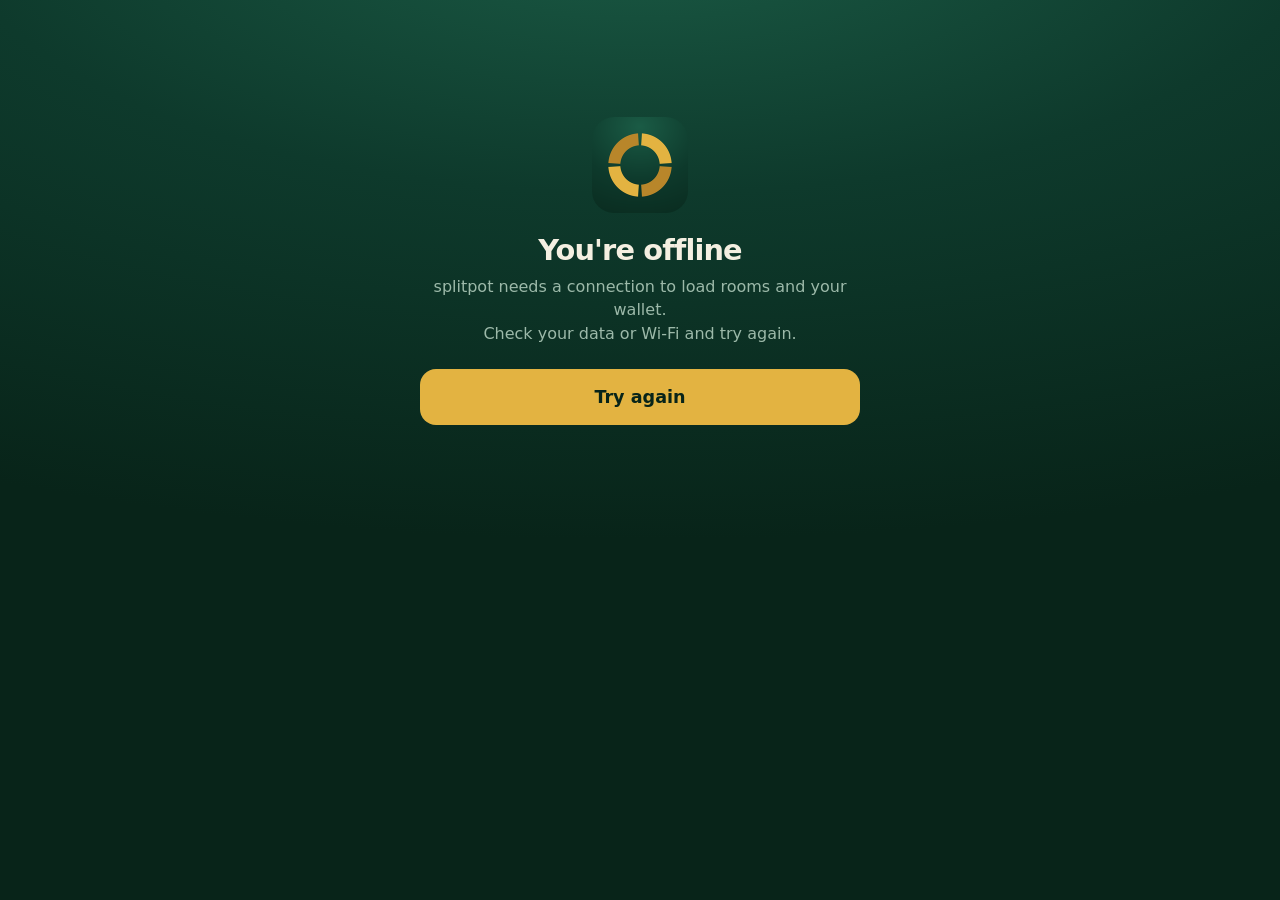
<file: offline.html>
<!DOCTYPE html>
<html lang="en">
<head>
  <meta charset="UTF-8">
  <meta name="viewport" content="width=device-width, initial-scale=1, viewport-fit=cover">
  <meta name="theme-color" content="#0E3A2C">
  <title>Offline · splitpot</title>
  <link rel="stylesheet" href="style.css?v=3">
  <style>
    .offline {
      display: grid;
      place-content: center;
      min-height: 70vh;
      text-align: center;
    }
    .offline img {
      width: 96px;
      height: 96px;
      margin: 0 auto 20px;
      border-radius: 22px;
    }
    .offline h1 {
      font-size: 1.8rem;
      font-weight: 800;
      letter-spacing: -0.03em;
    }
    .offline p {
      margin-top: 8px;
      color: var(--moss);
      line-height: 1.45;
    }
    .offline .btn {
      margin-top: 24px;
      border: 0;
      padding: 0 28px;
    }
  </style>
</head>
<body>
  <main class="offline">
    <img src="icon-192.png" alt="">
    <h1>You're offline</h1>
    <p>splitpot needs a connection to load rooms and your wallet.<br>Check your data or Wi-Fi and try again.</p>
    <button class="btn btn-primary" type="button" onclick="window.location.reload()">Try again</button>
  </main>
</body>
</html>
</file>
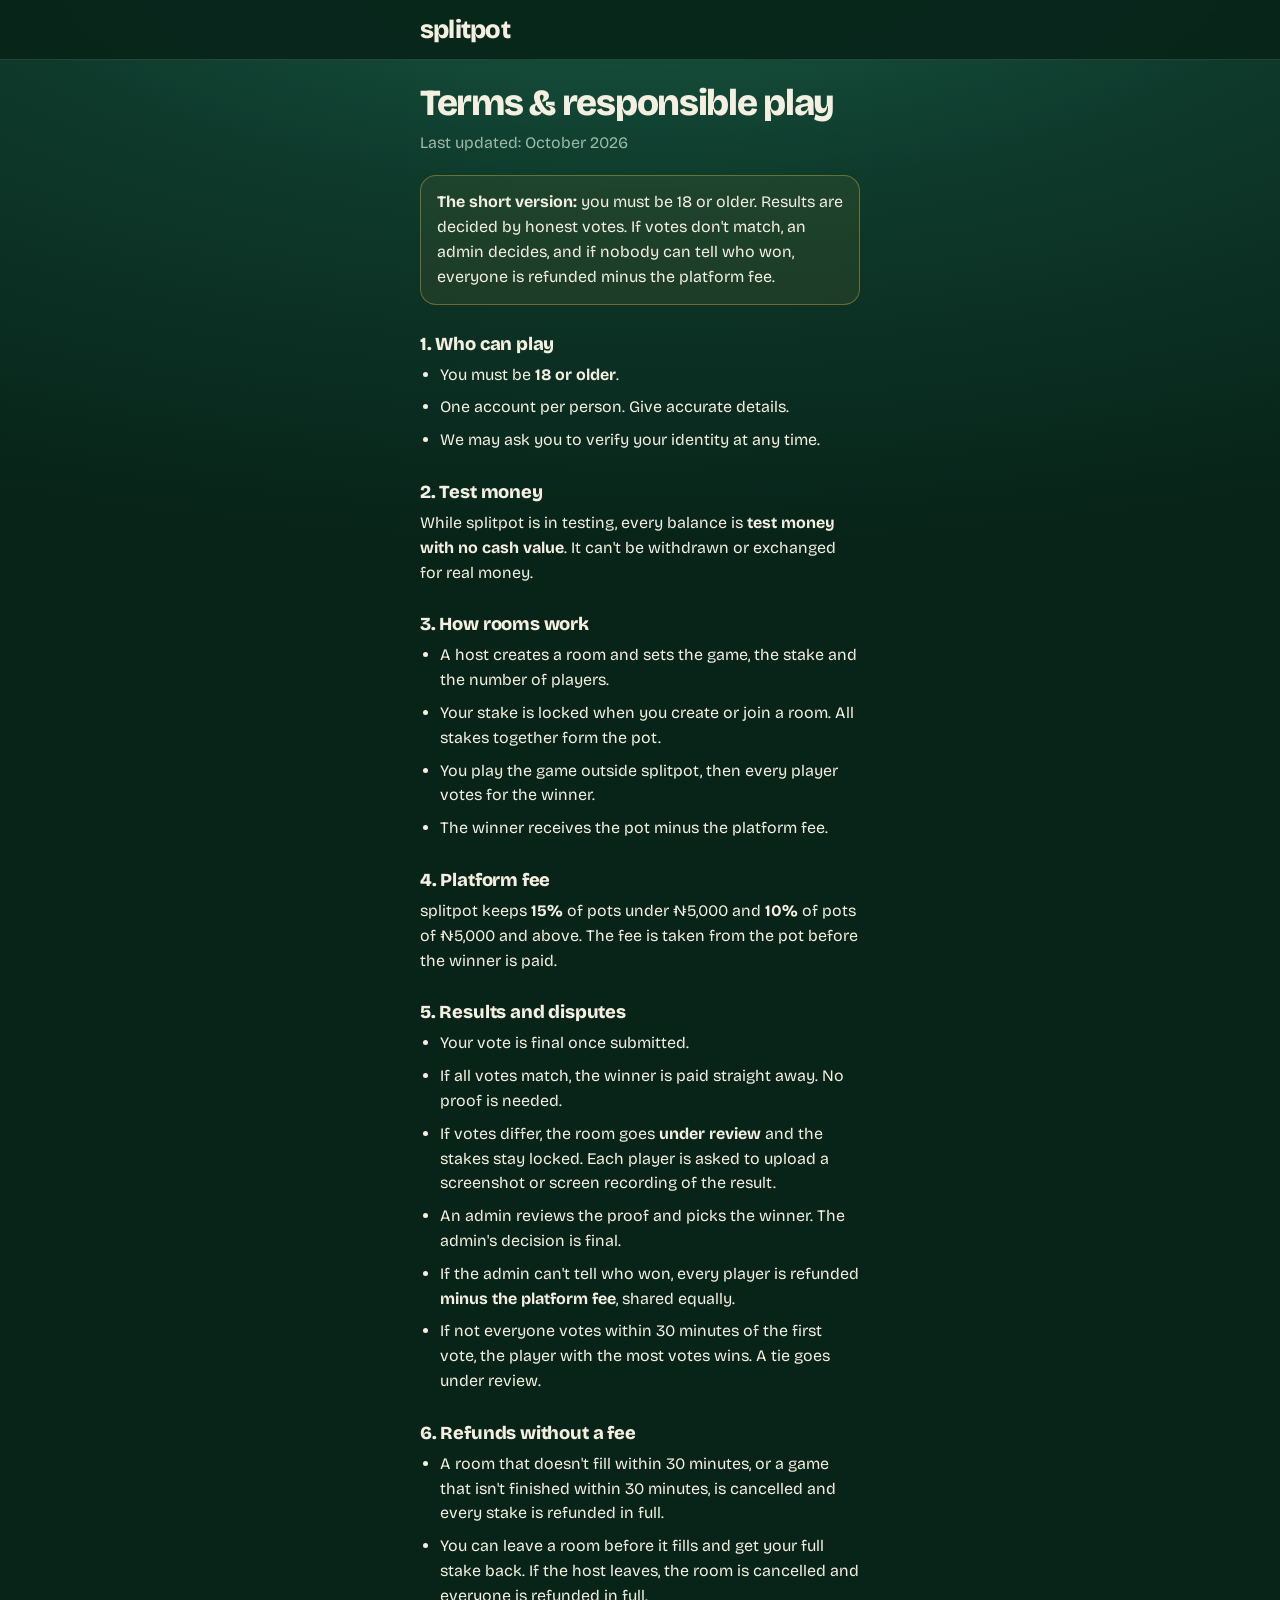
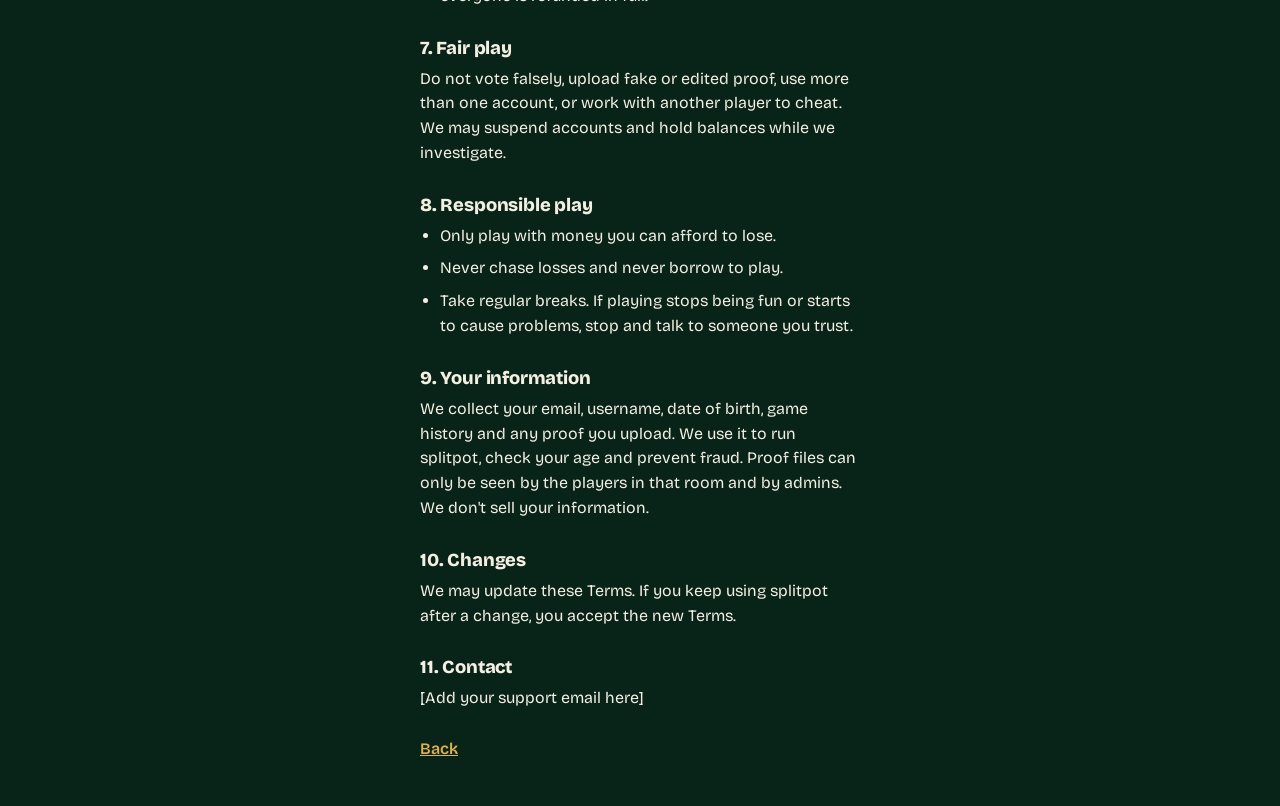
<file: terms.html>
<!DOCTYPE html>
<html lang="en">
<head>
  <meta charset="UTF-8">
  <meta name="viewport" content="width=device-width, initial-scale=1, viewport-fit=cover">
  <meta name="theme-color" content="#0E3A2C">
  <link rel="manifest" href="manifest.webmanifest">
  <link rel="icon" type="image/png" sizes="32x32" href="icon-32.png">
  <link rel="apple-touch-icon" href="icon-180.png">
  <meta name="mobile-web-app-capable" content="yes">
  <meta name="apple-mobile-web-app-capable" content="yes">
  <meta name="apple-mobile-web-app-title" content="splitpot">
  <meta name="apple-mobile-web-app-status-bar-style" content="black-translucent">
  <script>if ("serviceWorker" in navigator) navigator.serviceWorker.register("sw.js");</script>
  <title>Terms · splitpot</title>
  <link rel="preconnect" href="https://fonts.googleapis.com">
  <link rel="preconnect" href="https://fonts.gstatic.com" crossorigin>
  <link href="https://fonts.googleapis.com/css2?family=Bricolage+Grotesque:opsz,wght@12..96,400;12..96,600;12..96,800&display=swap" rel="stylesheet">
  <link rel="stylesheet" href="style.css?v=3">
  <!-- Draft: have a Nigerian gaming lawyer review this page before real money is switched on. -->
  <style>
    .terms {
      padding-top: 24px;
      padding-bottom: calc(48px + env(safe-area-inset-bottom, 0px));
    }
    .terms h1 {
      font-size: clamp(1.9rem, 8vw, 2.3rem);
      font-weight: 800;
      line-height: 1.05;
      letter-spacing: -0.035em;
    }
    .terms .updated {
      margin-top: 8px;
      color: var(--moss);
    }
    .terms h2 {
      margin-top: 28px;
      font-size: 1.15rem;
      font-weight: 800;
      letter-spacing: -0.01em;
    }
    .terms p, .terms li {
      margin-top: 8px;
      line-height: 1.55;
    }
    .terms ul {
      padding-left: 20px;
    }
    .terms .callout {
      margin-top: 20px;
      padding: 14px 16px;
      border: 1px solid rgba(227, 179, 65, 0.4);
      border-radius: 16px;
      background: rgba(227, 179, 65, 0.08);
    }
    .terms .back {
      display: inline-block;
      margin-top: 28px;
      color: var(--brass);
      font-weight: 600;
      text-decoration: underline;
    }
  </style>
</head>
<body>

  <header class="topbar">
    <a class="wordmark" href="index.html">splitpot</a>
  </header>

  <main class="terms">
    <h1>Terms &amp; responsible play</h1>
    <p class="updated">Last updated: October 2026</p>

    <p class="callout"><strong>The short version:</strong> you must be 18 or older. Results are decided by honest votes. If votes don't match, an admin decides, and if nobody can tell who won, everyone is refunded minus the platform fee.</p>

    <h2>1. Who can play</h2>
    <ul>
      <li>You must be <strong>18 or older</strong>.</li>
      <li>One account per person. Give accurate details.</li>
      <li>We may ask you to verify your identity at any time.</li>
    </ul>

    <h2>2. Test money</h2>
    <p>While splitpot is in testing, every balance is <strong>test money with no cash value</strong>. It can't be withdrawn or exchanged for real money.</p>

    <h2>3. How rooms work</h2>
    <ul>
      <li>A host creates a room and sets the game, the stake and the number of players.</li>
      <li>Your stake is locked when you create or join a room. All stakes together form the pot.</li>
      <li>You play the game outside splitpot, then every player votes for the winner.</li>
      <li>The winner receives the pot minus the platform fee.</li>
    </ul>

    <h2>4. Platform fee</h2>
    <p>splitpot keeps <strong>15%</strong> of pots under ₦5,000 and <strong>10%</strong> of pots of ₦5,000 and above. The fee is taken from the pot before the winner is paid.</p>

    <h2>5. Results and disputes</h2>
    <ul>
      <li>Your vote is final once submitted.</li>
      <li>If all votes match, the winner is paid straight away. No proof is needed.</li>
      <li>If votes differ, the room goes <strong>under review</strong> and the stakes stay locked. Each player is asked to upload a screenshot or screen recording of the result.</li>
      <li>An admin reviews the proof and picks the winner. The admin's decision is final.</li>
      <li>If the admin can't tell who won, every player is refunded <strong>minus the platform fee</strong>, shared equally.</li>
      <li>If not everyone votes within 30 minutes of the first vote, the player with the most votes wins. A tie goes under review.</li>
    </ul>

    <h2>6. Refunds without a fee</h2>
    <ul>
      <li>A room that doesn't fill within 30 minutes, or a game that isn't finished within 30 minutes, is cancelled and every stake is refunded in full.</li>
      <li>You can leave a room before it fills and get your full stake back. If the host leaves, the room is cancelled and everyone is refunded in full.</li>
    </ul>

    <h2>7. Fair play</h2>
    <p>Do not vote falsely, upload fake or edited proof, use more than one account, or work with another player to cheat. We may suspend accounts and hold balances while we investigate.</p>

    <h2>8. Responsible play</h2>
    <ul>
      <li>Only play with money you can afford to lose.</li>
      <li>Never chase losses and never borrow to play.</li>
      <li>Take regular breaks. If playing stops being fun or starts to cause problems, stop and talk to someone you trust.</li>
    </ul>

    <h2>9. Your information</h2>
    <p>We collect your email, username, date of birth, game history and any proof you upload. We use it to run splitpot, check your age and prevent fraud. Proof files can only be seen by the players in that room and by admins. We don't sell your information.</p>

    <h2>10. Changes</h2>
    <p>We may update these Terms. If you keep using splitpot after a change, you accept the new Terms.</p>

    <h2>11. Contact</h2>
    <p>[Add your support email here]</p>

    <a class="back" href="javascript:history.length > 1 ? history.back() : (location.href = 'index.html')">Back</a>
  </main>

</body>
</html>
</file>
<file: style.css>
/* splitpot — mobile-first styles */

:root {
  --felt: #0E3A2C;
  --felt-deep: #082419;
  --felt-raised: #134A39;
  --brass: #E3B341;
  --brass-deep: #B8862A;
  --chalk: #F4EFE1;
  --moss: #9CB9A9;
  --line: rgba(244, 239, 225, 0.14);
  --font: "Bricolage Grotesque", "Segoe UI", system-ui, -apple-system, sans-serif;
  color-scheme: dark;
}

* {
  box-sizing: border-box;
  margin: 0;
}

html {
  -webkit-text-size-adjust: 100%;
}

body {
  min-height: 100vh;
  font-family: var(--font);
  color: var(--chalk);
  background-color: var(--felt-deep);
  background-image: radial-gradient(ellipse 120% 70% at 50% -10%, #1B5C46 0%, var(--felt) 45%, var(--felt-deep) 100%);
  background-attachment: fixed;
  -webkit-tap-highlight-color: transparent;
}

[hidden] {
  display: none !important;
}

a {
  color: inherit;
  text-decoration: none;
}

button {
  font: inherit;
  color: inherit;
  cursor: pointer;
}

:focus-visible {
  outline: 2px solid var(--brass);
  outline-offset: 3px;
}

/* Top bar */
.topbar {
  position: sticky;
  top: 0;
  z-index: 10;
  display: flex;
  align-items: center;
  justify-content: space-between;
  padding: calc(14px + env(safe-area-inset-top, 0px)) max(20px, calc(50% - 220px)) 14px;
  border-bottom: 1px solid var(--line);
  background: rgba(8, 36, 25, 0.92);
  -webkit-backdrop-filter: blur(12px);
  backdrop-filter: blur(12px);
}

.wordmark {
  font-size: 1.6rem;
  font-weight: 800;
  letter-spacing: -0.03em;
}

.topbar-right {
  display: flex;
  align-items: center;
  gap: 12px;
}

.add-pill {
  display: inline-flex;
  align-items: center;
  min-height: 36px;
  padding: 0 14px;
  border-radius: 999px;
  background: var(--brass);
  color: var(--felt-deep);
  font-size: 0.9rem;
  font-weight: 600;
  white-space: nowrap;
}

.balance {
  display: flex;
  flex-direction: column;
  align-items: flex-end;
  line-height: 1.15;
  visibility: hidden;
}

.balance.ready {
  visibility: visible;
}

.balance span {
  font-size: 0.75rem;
  color: var(--moss);
}

.balance strong {
  font-size: 1rem;
  font-weight: 600;
  color: var(--brass);
}

/* Page */
main {
  max-width: 480px;
  margin: 0 auto;
  padding: 8px 20px calc(96px + env(safe-area-inset-bottom, 0px));
}

.hero h1 {
  font-size: clamp(2rem, 9vw, 2.6rem);
  font-weight: 800;
  line-height: 1.04;
  letter-spacing: -0.035em;
  text-wrap: balance;
}

/* The pot */
.pot {
  position: relative;
  width: min(70vw, 270px);
  aspect-ratio: 1;
  margin: 28px auto 24px;
}

.pot svg {
  width: 100%;
  height: 100%;
  overflow: visible;
}

.slice {
  fill: var(--brass);
  transform-origin: 100px 100px;
  animation: settle 420ms cubic-bezier(0.2, 0.8, 0.2, 1) both;
}

.slice.alt {
  fill: var(--brass-deep);
}

@keyframes settle {
  from { opacity: 0; transform: scale(0.86); }
  to   { opacity: 1; transform: scale(1); }
}

.pot-center {
  position: absolute;
  inset: 0;
  display: flex;
  flex-direction: column;
  align-items: center;
  justify-content: center;
  pointer-events: none;
}

.pot-label {
  font-size: 0.85rem;
  color: var(--moss);
}

.pot-center strong {
  font-size: 1.75rem;
  font-weight: 800;
  letter-spacing: -0.02em;
}

/* Players + stake */
.controls {
  display: grid;
  grid-template-columns: 1fr 1fr;
  gap: 12px;
}

.field {
  display: flex;
  flex-direction: column;
  gap: 8px;
  padding: 12px 14px;
  border: 1px solid var(--line);
  border-radius: 18px;
  background: rgba(8, 36, 25, 0.45);
}

.field-label {
  font-size: 0.85rem;
  color: var(--moss);
}

.stepper {
  display: flex;
  align-items: center;
  justify-content: space-between;
}

.stepper button {
  width: 44px;
  height: 44px;
  border: 1px solid var(--line);
  border-radius: 50%;
  background: var(--felt-raised);
  font-size: 1.4rem;
  line-height: 1;
}

.stepper button:disabled {
  opacity: 0.35;
  cursor: default;
}

.stepper output {
  font-size: 1.6rem;
  font-weight: 800;
}

.stake-input {
  display: flex;
  align-items: center;
  gap: 4px;
  min-height: 44px;
  font-size: 1.6rem;
  font-weight: 800;
}

.stake-input input {
  width: 100%;
  min-width: 0;
  padding: 0;
  border: 0;
  background: transparent;
  color: var(--chalk);
  font: inherit;
}

.stake-input input:focus {
  outline: none;
}

.stake-input:focus-within {
  color: var(--brass);
}

.stake-input input::-webkit-outer-spin-button,
.stake-input input::-webkit-inner-spin-button {
  -webkit-appearance: none;
}

.stake-input input[type="number"] {
  -moz-appearance: textfield;
}

.breakdown {
  margin-top: 16px;
  font-size: 0.95rem;
  line-height: 1.45;
  color: var(--moss);
  text-align: center;
}

/* Empty wallet prompt */
.empty-wallet {
  display: grid;
  gap: 14px;
  margin-top: 28px;
  padding: 16px;
  border: 1px solid rgba(227, 179, 65, 0.4);
  border-radius: 18px;
  background: rgba(227, 179, 65, 0.08);
}

.empty-wallet p {
  line-height: 1.45;
}

.empty-wallet .btn {
  min-height: 48px;
  font-size: 1rem;
}

/* Buttons */
.actions {
  display: grid;
  gap: 12px;
  margin-top: 28px;
}

.btn {
  display: flex;
  align-items: center;
  justify-content: center;
  min-height: 56px;
  border-radius: 16px;
  font-size: 1.1rem;
  font-weight: 600;
  transition: transform 120ms ease;
}

.btn:active {
  transform: scale(0.98);
}

.btn-primary {
  background: var(--brass);
  color: var(--felt-deep);
}

.btn-secondary {
  border: 1.5px solid var(--line);
  color: var(--chalk);
}

/* Bottom tab bar */
.tabbar {
  position: fixed;
  left: 0;
  right: 0;
  bottom: 0;
  z-index: 20;
  display: grid;
  grid-template-columns: repeat(4, 1fr);
  padding-bottom: env(safe-area-inset-bottom, 0px);
  border-top: 1px solid var(--line);
  background: rgba(8, 36, 25, 0.92);
  -webkit-backdrop-filter: blur(12px);
  backdrop-filter: blur(12px);
}

.tabbar a {
  display: flex;
  flex-direction: column;
  align-items: center;
  justify-content: center;
  gap: 4px;
  min-height: 62px;
  font-size: 0.75rem;
  color: var(--moss);
}

.tabbar a[aria-current="page"] {
  color: var(--brass);
}

.tabbar svg {
  width: 24px;
  height: 24px;
  fill: none;
  stroke: currentColor;
  stroke-width: 1.8;
  stroke-linecap: round;
  stroke-linejoin: round;
}

/* Respect reduced motion */
@media (prefers-reduced-motion: reduce) {
  .slice { animation: none; }
  .btn { transition: none; }
}
</file>
